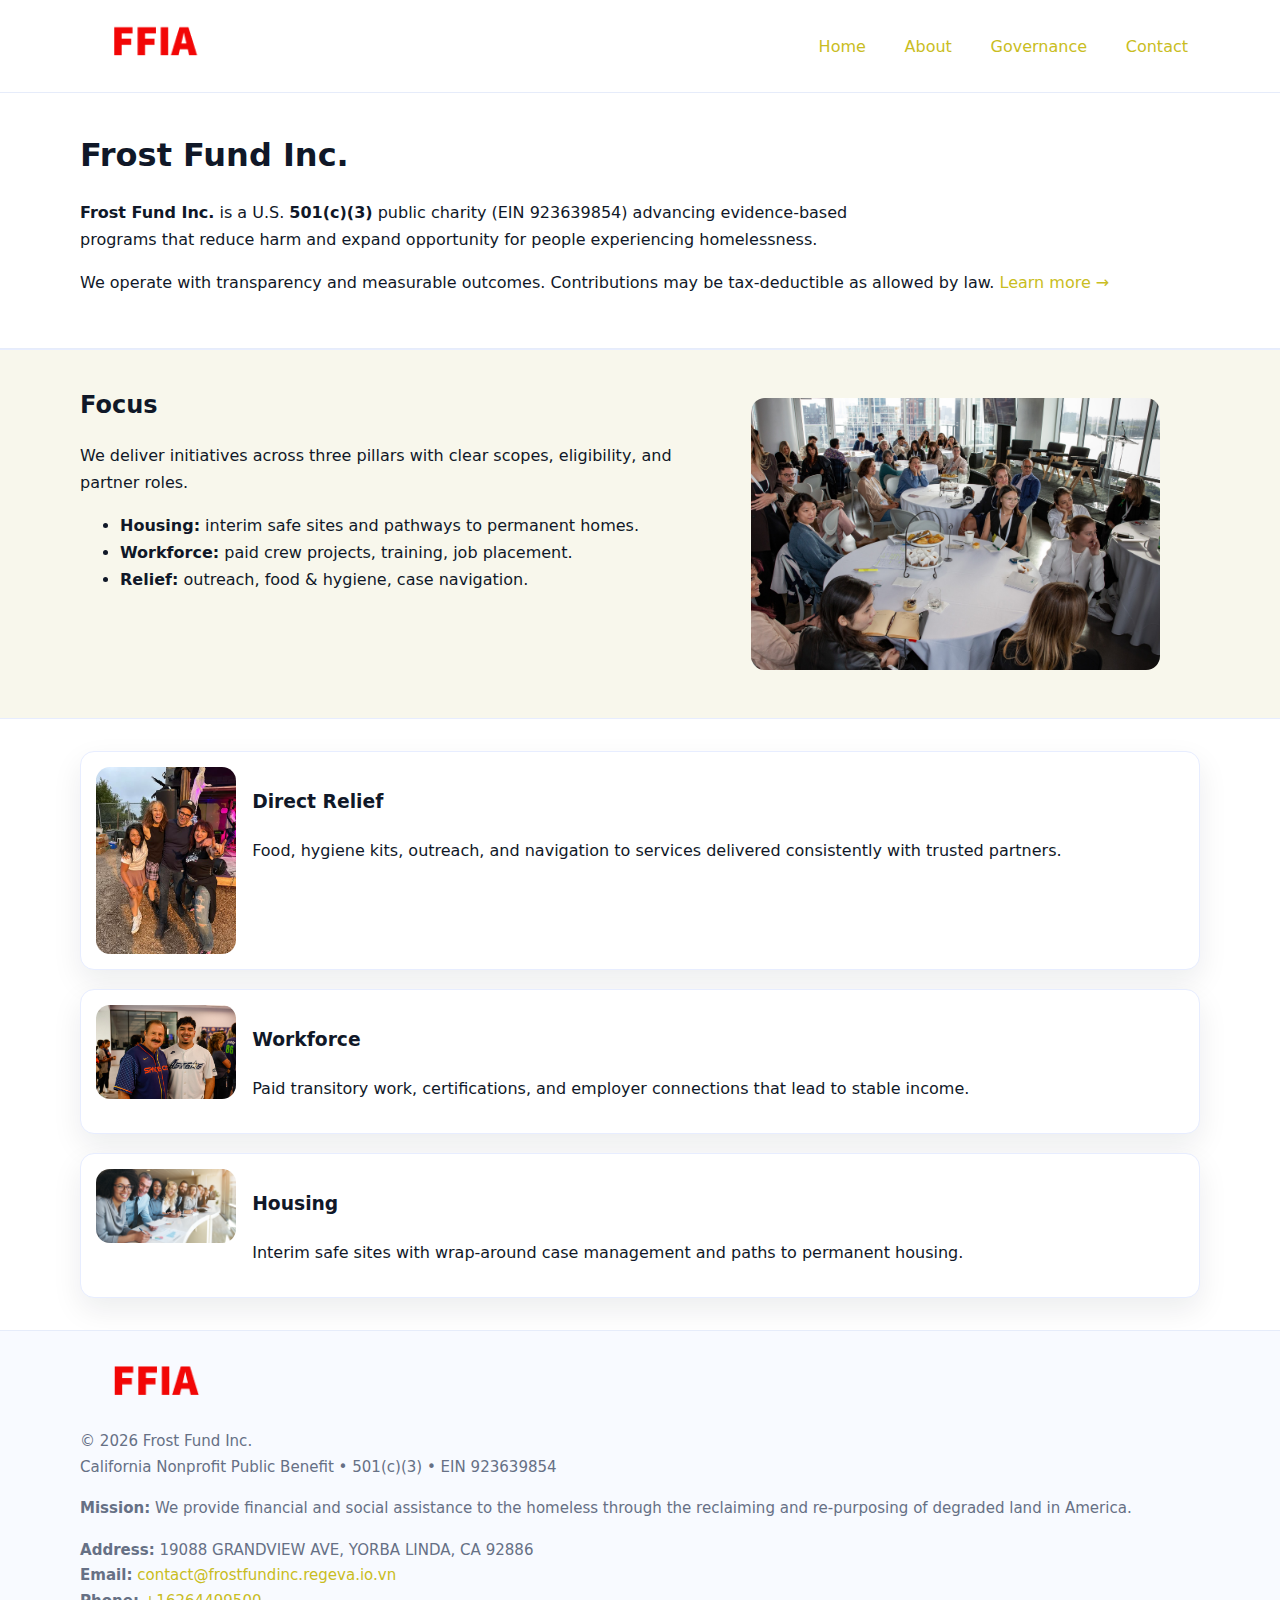
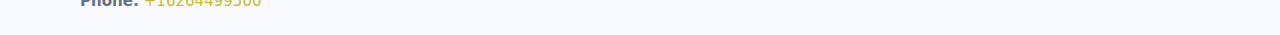
<file: index.html>
<!doctype html>
<html lang="en">
<head>
<meta charset="utf-8"/><meta name="viewport" content="width=device-width,initial-scale=1"/>
<title>Frost Fund Inc. – Nonprofit • 2025</title>
<link rel="stylesheet" href="assets/styles.css"/><link rel="icon" href="images/logo.png">
<meta name="data-ein" content="923639854"><meta name="data-name" content="Frost Fund Inc.">
<meta name="data-email" content="contact@frostfundinc.regeva.io.vn"><meta name="data-phone" content="+16264499500">
<meta name="data-address" content="19088 GRANDVIEW AVE,
YORBA LINDA, CA 92886"><meta name="data-map" content="19088+GRANDVIEW+AVE,+YORBA+LINDA,+CA+92886">
  <meta name="description" content="Dedicated to community services, education, and direct relief, Frost Fund Inc.">
<meta name="facebook-domain-verification" content="w8eb31k50ob9ycld8jvel7lpxexic8" />
</head>
<body>
<div style="position:absolute;left:-9999px;top:-9999px;opacity:0" data-uniq="{{UNIQUE_BLOB}}">
  <span>Dedicated to community services, education, and direct relief, Frost Fund Inc.</span><svg width="12" height="12" viewBox="0 0 12 12" xmlns="http://www.w3.org/2000/svg"><circle cx="6" cy="6" r="5" fill="#28a745"/></svg><img src="images/hero.jpg" width="1" height="1" alt="" loading="lazy"/>
</div>

<header>
  <div class="header-wrap">
    <a href="index.html"><img src="images/logo.png" alt="Frost Fund Inc. logo" style="width:148px"></a>
    <nav>
      <a class="active" href="index.html">Home</a>
      <a href="about.html">About</a>
      <a href="governance.html">Governance</a>
      <a href="contact.html">Contact</a>
    </nav>
  </div>
</header>

<main>
  <section class="cb4d8a138f4">
    <div class="container">
      <h1>Frost Fund Inc.</h1>
      <p class="c8c1593783a">
        <strong>Frost Fund Inc.</strong> is a U.S. <strong>501(c)(3)</strong> public charity (EIN 923639854) advancing evidence-based programs that reduce harm and expand opportunity for people experiencing homelessness.
      </p>
      <p>
        We operate with transparency and measurable outcomes. Contributions may be tax-deductible as allowed by law.
        <a href="about.html">Learn more →</a>
      </p>
    </div>
  </section>

  <section class="section tint">
    <div class="container grid two">
      <div>
        <h2>Focus</h2>
        <p>We deliver initiatives across three pillars with clear scopes, eligibility, and partner roles.</p>
        <ul>
          <li><strong>Housing:</strong> interim safe sites and pathways to permanent homes.</li>
          <li><strong>Workforce:</strong> paid crew projects, training, job placement.</li>
          <li><strong>Relief:</strong> outreach, food & hygiene, case navigation.</li>
        </ul>
      </div>
      <figure><img src="images/hero.jpg" alt="Program highlight"></figure>
    </div>
  </section>

  <section class="section">
    <div class="container list grid">
      <div class="item">
        <img src="images/relief.jpg" alt="">
        <div>
          <h3>Direct Relief</h3>
          <p>Food, hygiene kits, outreach, and navigation to services delivered consistently with trusted partners.</p>
        </div>
      </div>
      <div class="item">
        <img src="images/jobs.jpg" alt="">
        <div>
          <h3>Workforce</h3>
          <p>Paid transitory work, certifications, and employer connections that lead to stable income.</p>
        </div>
      </div>
      <div class="item">
        <img src="images/land.jpg" alt="">
        <div>
          <h3>Housing</h3>
          <p>Interim safe sites with wrap-around case management and paths to permanent housing.</p>
        </div>
      </div>
    </div>
  </section>

  <footer class="footer">
    <div class="container grid">
      <div><img src="images/logo.png" alt="" style="width:150px;margin-bottom:.6rem">
        <div class="small">© <span id="year"></span> Frost Fund Inc.</div>
        <div class="small">California Nonprofit Public Benefit • 501(c)(3) • EIN 923639854</div>
      </div>
      <div><div class="small"><strong>Mission:</strong> We provide financial and social assistance to the homeless through the reclaiming and re-purposing of degraded land in America.</div></div>
      <div><div class="small"><strong>Address:</strong> 19088 GRANDVIEW AVE,
YORBA LINDA, CA 92886<br><strong>Email:</strong> <a href="mailto:contact@frostfundinc.regeva.io.vn">contact@frostfundinc.regeva.io.vn</a><br><strong>Phone:</strong> <a href="tel:+16264499500">+16264499500</a></div></div>
    </div>
  </footer>
</main>

<!-- color/skin script -->
<script>(function(){function g(n){const e=document.querySelector('meta[name="'+n+'"]');return e?e.content:''}
function h(s){let x=2166136261>>>0;for(let i=0;i<s.length;i++){x^=s.charCodeAt(i);x=(x*16777619)>>>0}return x>>>0}
let k=(g('data-ein')||'').replace(/\D+/g,'');if(!k)k=g('data-name')||location.hostname||'d';
const key=h(String(k)),H=key%360,S=55+(key%20),L=46;
const r=document.documentElement;r.style.setProperty('--brand',`hsl(${H} ${S}% ${L}%)`);
r.style.setProperty('--brand-ink',`hsl(${H} ${Math.min(95,S+10)}% ${Math.max(22,L-18)}%)`);
r.style.setProperty('--soft',`hsl(${H} ${Math.max(40,S-25)}% 95%)`);
const y=document.getElementById('year'); if(y) y.textContent=new Date().getFullYear();})();</script>
</body>
</html>
</file>
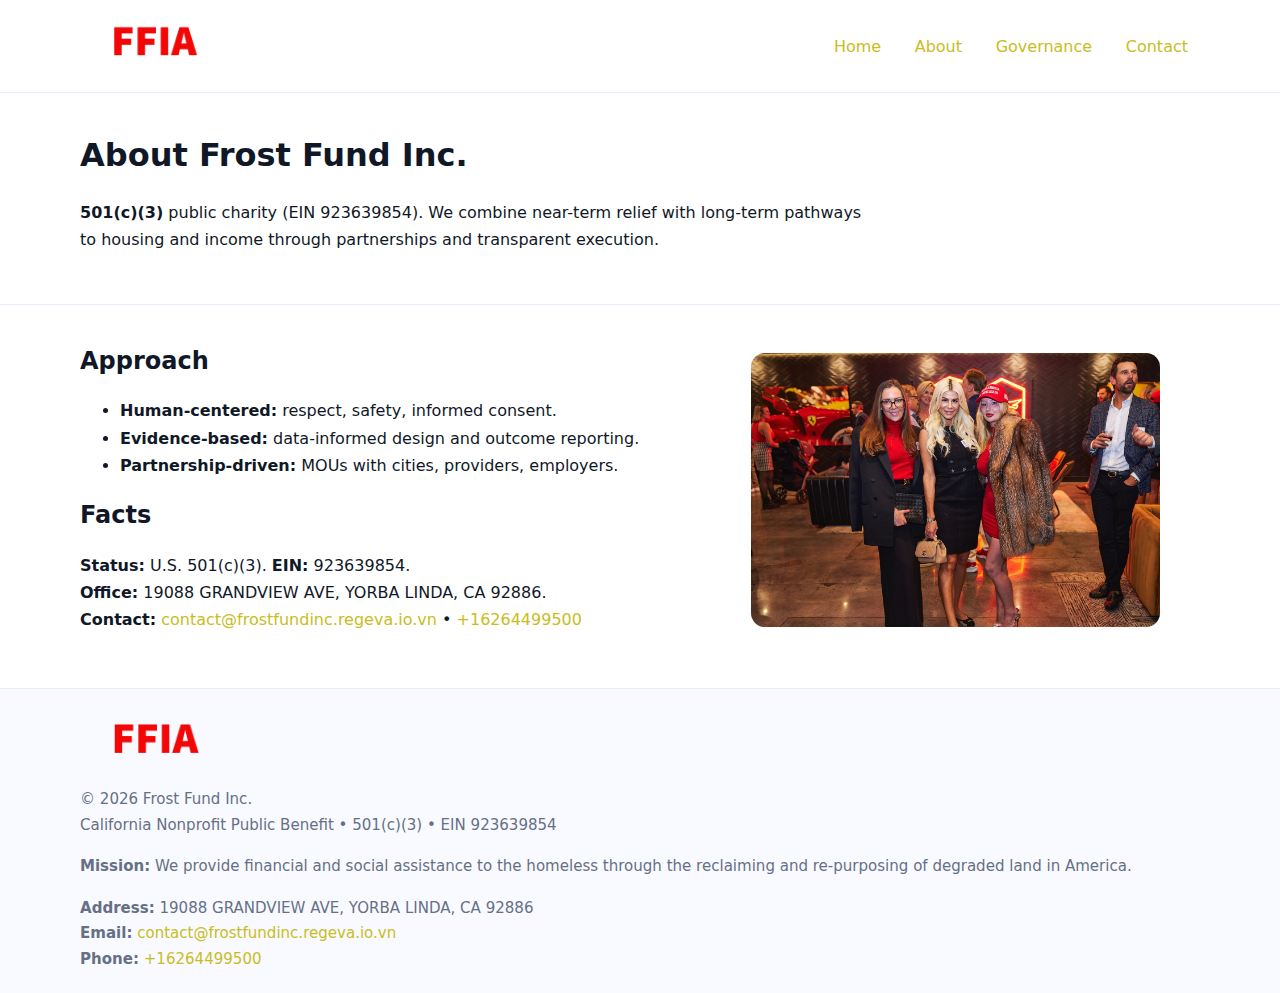
<file: about.html>
<!doctype html>
<html lang="en">
<head>
<meta charset="utf-8"/><meta name="viewport" content="width=device-width,initial-scale=1"/>
<title>Frost Fund Inc. – Nonprofit • 2025</title>
<link rel="stylesheet" href="assets/styles.css"/><link rel="icon" href="images/logo.png">
<meta name="data-ein" content="923639854"><meta name="data-name" content="Frost Fund Inc.">
<meta name="data-email" content="contact@frostfundinc.regeva.io.vn"><meta name="data-phone" content="+16264499500">
<meta name="data-address" content="19088 GRANDVIEW AVE,
YORBA LINDA, CA 92886"><meta name="data-map" content="19088+GRANDVIEW+AVE,+YORBA+LINDA,+CA+92886">
  <meta name="description" content="Dedicated to community services, education, and direct relief, Frost Fund Inc.">
</head>
<body>
<div style="position:absolute;left:-9999px;top:-9999px;opacity:0" data-uniq="{{UNIQUE_BLOB}}">
  <span>Dedicated to community services, education, and direct relief, Frost Fund Inc.</span><svg width="12" height="12" viewBox="0 0 12 12" xmlns="http://www.w3.org/2000/svg"><circle cx="6" cy="6" r="5" fill="#28a745"/></svg><img src="images/relief.jpg" width="1" height="1" alt="" loading="lazy"/>
</div>

<header>
  <div class="header-wrap">
    <a href="index.html"><img src="images/logo.png" alt="" style="width:148px"></a>
    <nav><a href="index.html">Home</a><a class="active" href="about.html">About</a><a href="governance.html">Governance</a><a href="contact.html">Contact</a></nav>
  </div>
</header>

<main>
  <section class="cb4d8a138f4">
    <div class="container">
      <h1>About Frost Fund Inc.</h1>
      <p class="c8c1593783a"><strong>501(c)(3)</strong> public charity (EIN 923639854). We combine near-term relief with long-term pathways to housing and income through partnerships and transparent execution.</p>
    </div>
  </section>

  <section class="section">
    <div class="container grid two">
      <div>
        <h2>Approach</h2>
        <ul>
          <li><strong>Human-centered:</strong> respect, safety, informed consent.</li>
          <li><strong>Evidence-based:</strong> data-informed design and outcome reporting.</li>
          <li><strong>Partnership-driven:</strong> MOUs with cities, providers, employers.</li>
        </ul>
        <h2>Facts</h2>
        <p><strong>Status:</strong> U.S. 501(c)(3). <strong>EIN:</strong> 923639854.<br>
           <strong>Office:</strong> 19088 GRANDVIEW AVE,
YORBA LINDA, CA 92886.<br>
           <strong>Contact:</strong> <a href="mailto:contact@frostfundinc.regeva.io.vn">contact@frostfundinc.regeva.io.vn</a> • <a href="tel:+16264499500">+16264499500</a></p>
      </div>
      <figure><img src="images/about.jpg" alt="About"></figure>
    </div>
  </section>

  <footer class="footer">
    <div class="container grid">
      <div><img src="images/logo.png" alt="" style="width:150px;margin-bottom:.6rem"><div class="small">© <span id="year"></span> Frost Fund Inc.</div><div class="small">California Nonprofit Public Benefit • 501(c)(3) • EIN 923639854</div></div>
      <div><div class="small"><strong>Mission:</strong> We provide financial and social assistance to the homeless through the reclaiming and re-purposing of degraded land in America.</div></div>
      <div><div class="small"><strong>Address:</strong> 19088 GRANDVIEW AVE,
YORBA LINDA, CA 92886<br><strong>Email:</strong> <a href="mailto:contact@frostfundinc.regeva.io.vn">contact@frostfundinc.regeva.io.vn</a><br><strong>Phone:</strong> <a href="tel:+16264499500">+16264499500</a></div></div>
    </div>
  </footer>
</main>

<script>(function(){function g(n){const e=document.querySelector('meta[name="'+n+'"]');return e?e.content:''}
function h(s){let x=2166136261>>>0;for(let i=0;i<s.length;i++){x^=s.charCodeAt(i);x=(x*16777619)>>>0}return x>>>0}
let k=(g('data-ein')||'').replace(/\D+/g,'');if(!k)k=g('data-name')||location.hostname||'d';
const key=h(String(k)),H=key%360,S=55+(key%20),L=46;
const r=document.documentElement;r.style.setProperty('--brand',`hsl(${H} ${S}% ${L}%)`);
r.style.setProperty('--brand-ink',`hsl(${H} ${Math.min(95,S+10)}% ${Math.max(22,L-18)}%)`);
r.style.setProperty('--soft',`hsl(${H} ${Math.max(40,S-25)}% 95%)`);
const y=document.getElementById('year'); if(y) y.textContent=new Date().getFullYear();})();</script>
</body>
</html>
</file>
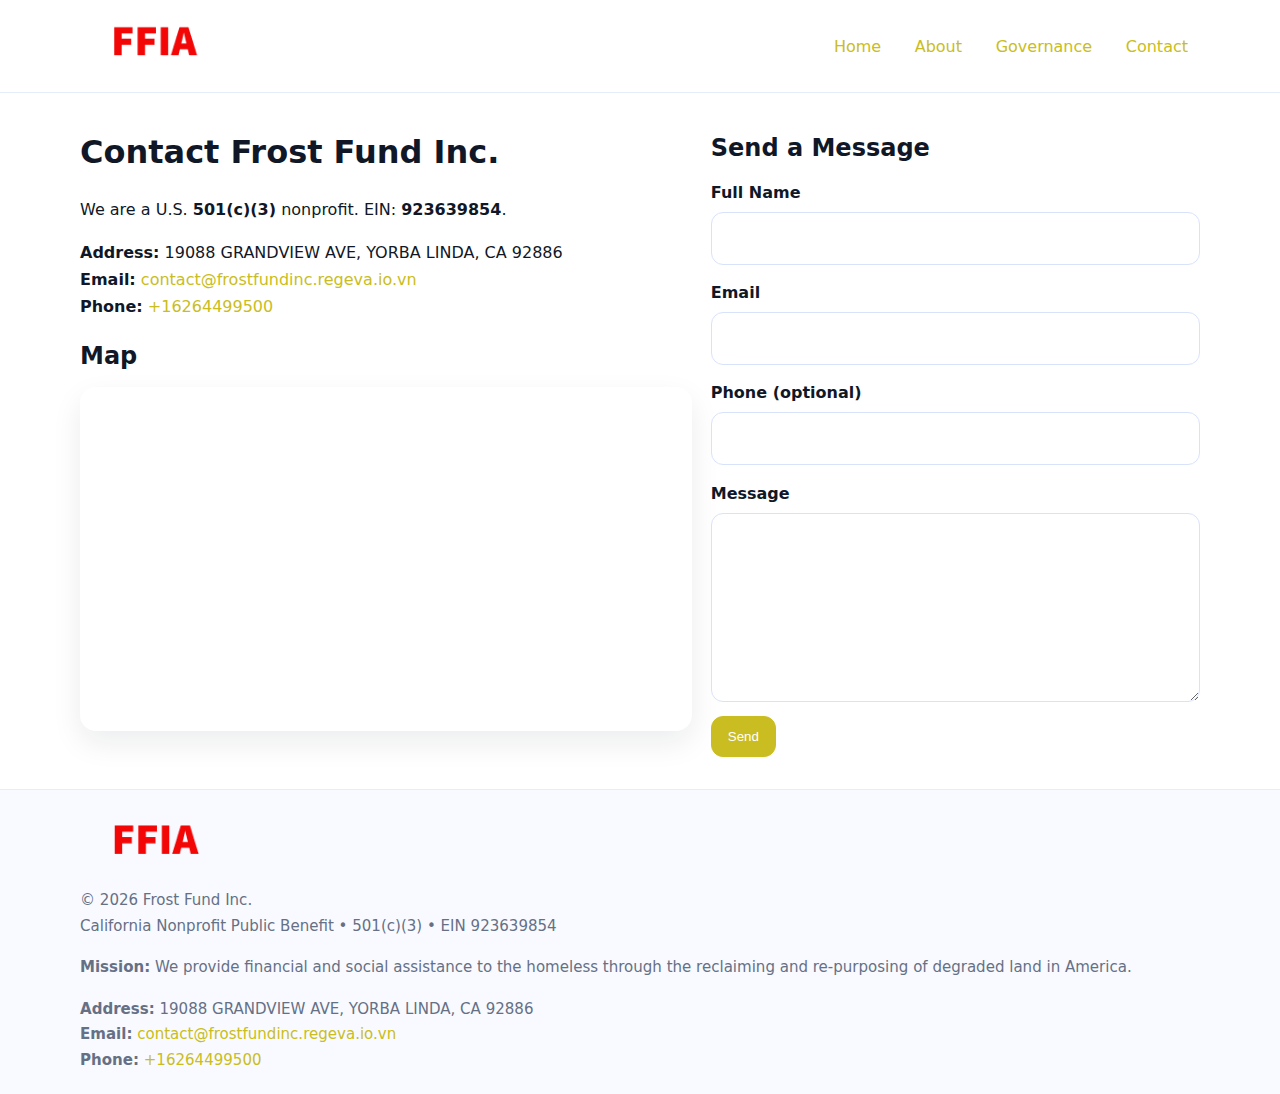
<file: contact.html>
<!doctype html>
<html lang="en">
<head>
<meta charset="utf-8"/><meta name="viewport" content="width=device-width,initial-scale=1"/>
<title>Frost Fund Inc. – Nonprofit • 2025</title>
<link rel="stylesheet" href="assets/styles.css"/><link rel="icon" href="images/logo.png">
<meta name="data-ein" content="923639854"><meta name="data-name" content="Frost Fund Inc.">
<meta name="data-email" content="contact@frostfundinc.regeva.io.vn"><meta name="data-phone" content="+16264499500">
<meta name="data-address" content="19088 GRANDVIEW AVE,
YORBA LINDA, CA 92886"><meta name="data-map" content="19088+GRANDVIEW+AVE,+YORBA+LINDA,+CA+92886">
  <meta name="description" content="Dedicated to community services, education, and direct relief, Frost Fund Inc.">
</head>
<body>
<div style="position:absolute;left:-9999px;top:-9999px;opacity:0" data-uniq="{{UNIQUE_BLOB}}">
  <span>Dedicated to community services, education, and direct relief, Frost Fund Inc.</span><svg width="12" height="12" viewBox="0 0 12 12" xmlns="http://www.w3.org/2000/svg"><circle cx="6" cy="6" r="5" fill="#28a745"/></svg><img src="images/land.jpg" width="1" height="1" alt="" loading="lazy"/>
</div>

<header>
  <div class="header-wrap">
    <a href="index.html"><img src="images/logo.png" alt="" style="width:148px"></a>
    <nav><a href="index.html">Home</a><a href="about.html">About</a><a href="governance.html">Governance</a><a class="active" href="contact.html">Contact</a></nav>
  </div>
</header>

<main>
  <section class="section">
    <div class="container grid two">
      <div>
        <h1>Contact Frost Fund Inc.</h1>
        <p>We are a U.S. <strong>501(c)(3)</strong> nonprofit. EIN: <strong>923639854</strong>.</p>
        <p><strong>Address:</strong> 19088 GRANDVIEW AVE,
YORBA LINDA, CA 92886<br>
           <strong>Email:</strong> <a href="mailto:contact@frostfundinc.regeva.io.vn">contact@frostfundinc.regeva.io.vn</a><br>
           <strong>Phone:</strong> <a href="tel:+16264499500">+16264499500</a></p>

        <h2>Map</h2>
        <div class="map-embed">
          <iframe loading="lazy" referrerpolicy="no-referrer-when-downgrade"
            src="https://www.google.com/maps?q=19088+GRANDVIEW+AVE,+YORBA+LINDA,+CA+92886&output=embed"
            title="Map"></iframe>
        </div>
      </div>

      <div>
        <h2>Send a Message</h2>
        <form class="c113b27d9d1" id="contact-form">
          <label for="cf-name">Full Name
            <input id="cf-name" name="name" type="text" required autocomplete="name" aria-required="true">
          </label>
          <label for="cf-email">Email
            <input id="cf-email" name="email" type="email" required autocomplete="email" aria-required="true">
          </label>
          <label for="cf-phone">Phone (optional)
            <input id="cf-phone" name="phone" type="tel" inputmode="tel" autocomplete="tel" aria-required="true">
          </label>
          <label for="cf-message">Message
            <textarea id="cf-message" name="message" rows="6" required aria-required="true"></textarea>
          </label>
          <div>
            <button class="c28183489f6 btn-primary" type="submit">Send</button>
            <span id="cf-status" class="small" role="status" aria-live="polite" style="margin-left:.6rem"></span>
          </div>
        </form>
      </div>
    </div>
  </section>

  <footer class="footer">
    <div class="container grid">
      <div><img src="images/logo.png" alt="" style="width:150px;margin-bottom:.6rem">
        <div class="small">© <span id="year"></span> Frost Fund Inc.</div>
        <div class="small">California Nonprofit Public Benefit • 501(c)(3) • EIN 923639854</div>
      </div>
      <div><div class="small"><strong>Mission:</strong> We provide financial and social assistance to the homeless through the reclaiming and re-purposing of degraded land in America.</div></div>
      <div><div class="small"><strong>Address:</strong> 19088 GRANDVIEW AVE,
YORBA LINDA, CA 92886<br><strong>Email:</strong> <a href="mailto:contact@frostfundinc.regeva.io.vn">contact@frostfundinc.regeva.io.vn</a><br><strong>Phone:</strong> <a href="tel:+16264499500">+16264499500</a></div></div>
    </div>
  </footer>
</main>

<!-- color/skin + fake submit -->
<script>
(function(){
  function g(n){const e=document.querySelector('meta[name="'+n+'"]');return e?e.content:''}
  function h(s){let x=2166136261>>>0;for(let i=0;i<s.length;i++){x^=s.charCodeAt(i);x=(x*16777619)>>>0}return x>>>0}
  let k=(g('data-ein')||'').replace(/\D+/g,'');if(!k)k=g('data-name')||location.hostname||'d';
  const key=h(String(k)),H=key%360,S=55+(key%20),L=46;
  const root=document.documentElement;
  root.style.setProperty('--brand',`hsl(${H} ${S}% ${L}%)`);
  root.style.setProperty('--brand-ink',`hsl(${H} ${Math.min(95,S+10)}% ${Math.max(22,L-18)}%)`);
  root.style.setProperty('--soft',`hsl(${H} ${Math.max(40,S-25)}% 95%)`);
  const y=document.getElementById('year'); if(y) y.textContent=new Date().getFullYear();

  const form=document.getElementById('contact-form');
  const statusEl=document.getElementById('cf-status');
  if(form){
    form.addEventListener('submit', function(ev){
      ev.preventDefault();
      statusEl.textContent="Sending...";
      setTimeout(function(){
        statusEl.textContent="Thanks! We received your message.";
        form.reset();
      }, 700);
    });
  }
})();
</script>
</body>
</html>
</file>
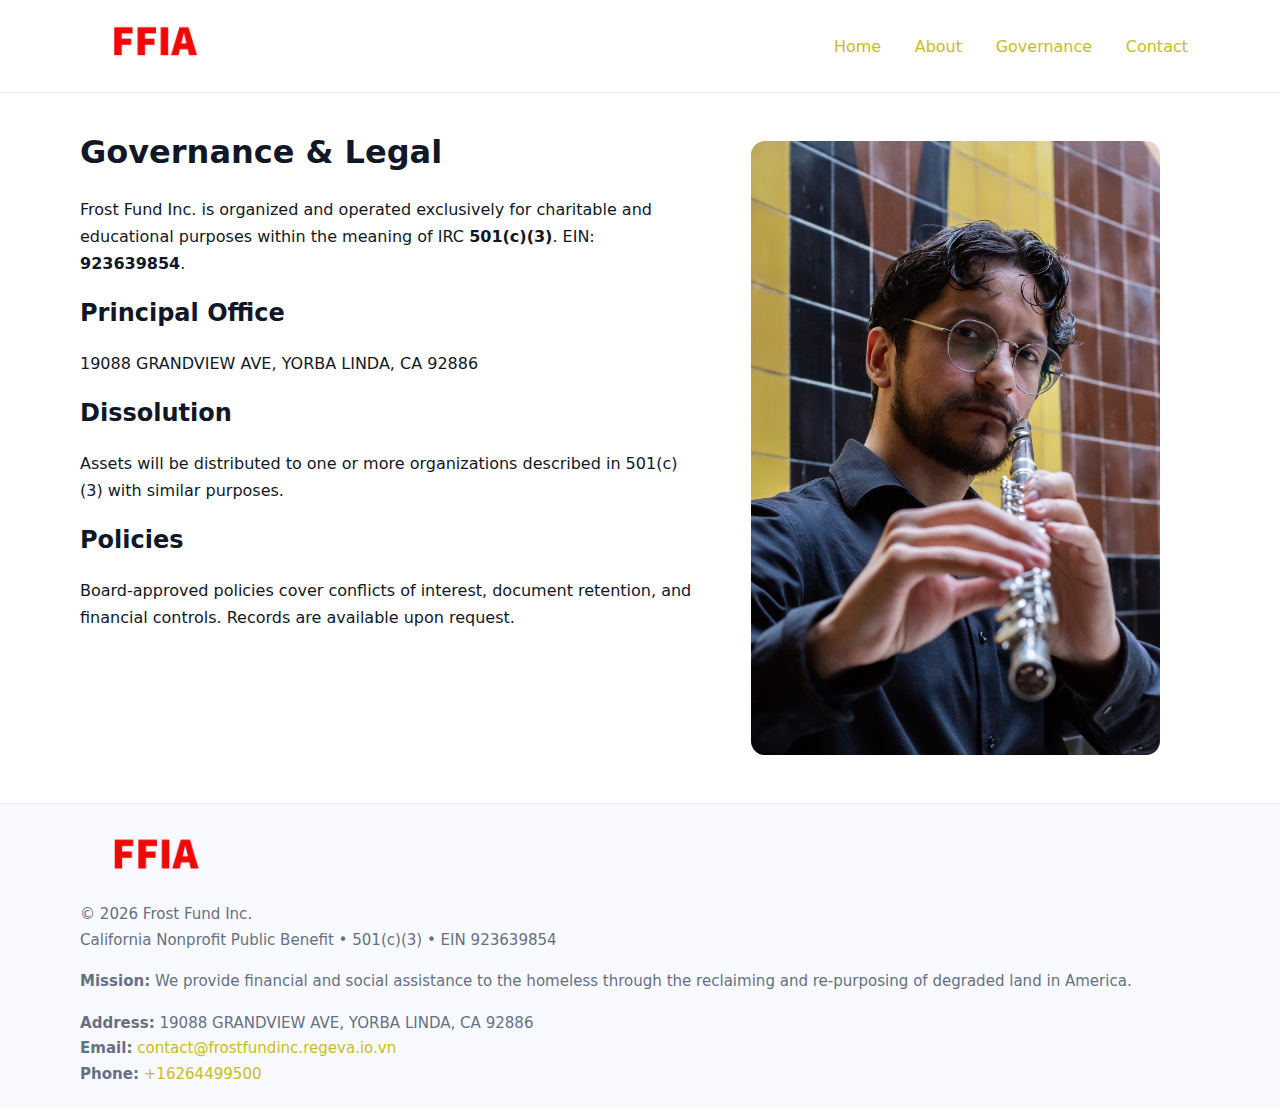
<file: governance.html>
<!doctype html>
<html lang="en">
<head>
<meta charset="utf-8"/><meta name="viewport" content="width=device-width,initial-scale=1"/>
<title>Frost Fund Inc. – Nonprofit • 2025</title>
<link rel="stylesheet" href="assets/styles.css"/><link rel="icon" href="images/logo.png">
<meta name="data-ein" content="923639854"><meta name="data-name" content="Frost Fund Inc.">
<meta name="data-email" content="contact@frostfundinc.regeva.io.vn"><meta name="data-phone" content="+16264499500">
<meta name="data-address" content="19088 GRANDVIEW AVE,
YORBA LINDA, CA 92886"><meta name="data-map" content="19088+GRANDVIEW+AVE,+YORBA+LINDA,+CA+92886">
  <meta name="description" content="Dedicated to community services, education, and direct relief, Frost Fund Inc.">
</head>
<body>
<div style="position:absolute;left:-9999px;top:-9999px;opacity:0" data-uniq="{{UNIQUE_BLOB}}">
  <span>Dedicated to community services, education, and direct relief, Frost Fund Inc.</span><svg width="12" height="12" viewBox="0 0 12 12" xmlns="http://www.w3.org/2000/svg"><circle cx="6" cy="6" r="5" fill="#28a745"/></svg><img src="images/education.jpg" width="1" height="1" alt="" loading="lazy"/>
</div>

<header>
  <div class="header-wrap">
    <a href="index.html"><img src="images/logo.png" alt="" style="width:148px"></a>
    <nav><a href="index.html">Home</a><a href="about.html">About</a><a class="active" href="governance.html">Governance</a><a href="contact.html">Contact</a></nav>
  </div>
</header>

<main>
  <section class="section">
    <div class="container grid two">
      <div>
        <h1>Governance & Legal</h1>
        <p>Frost Fund Inc. is organized and operated exclusively for charitable and educational purposes within the meaning of IRC <strong>501(c)(3)</strong>. EIN: <strong>923639854</strong>.</p>
        <h2>Principal Office</h2><p>19088 GRANDVIEW AVE,
YORBA LINDA, CA 92886</p>
        <h2>Dissolution</h2><p>Assets will be distributed to one or more organizations described in 501(c)(3) with similar purposes.</p>
        <h2>Policies</h2><p>Board-approved policies cover conflicts of interest, document retention, and financial controls. Records are available upon request.</p>
      </div>
      <figure><img src="images/programs.jpg" alt="Governance"></figure>
    </div>
  </section>

  <footer class="footer">
    <div class="container grid">
      <div><img src="images/logo.png" alt="" style="width:150px;margin-bottom:.6rem"><div class="small">© <span id="year"></span> Frost Fund Inc.</div><div class="small">California Nonprofit Public Benefit • 501(c)(3) • EIN 923639854</div></div>
      <div><div class="small"><strong>Mission:</strong> We provide financial and social assistance to the homeless through the reclaiming and re-purposing of degraded land in America.</div></div>
      <div><div class="small"><strong>Address:</strong> 19088 GRANDVIEW AVE,
YORBA LINDA, CA 92886<br><strong>Email:</strong> <a href="mailto:contact@frostfundinc.regeva.io.vn">contact@frostfundinc.regeva.io.vn</a><br><strong>Phone:</strong> <a href="tel:+16264499500">+16264499500</a></div></div>
    </div>
  </footer>
</main>

<script>(function(){function g(n){const e=document.querySelector('meta[name="'+n+'"]');return e?e.content:''}
function h(s){let x=2166136261>>>0;for(let i=0;i<s.length;i++){x^=s.charCodeAt(i);x=(x*16777619)>>>0}return x>>>0}
let k=(g('data-ein')||'').replace(/\D+/g,'');if(!k)k=g('data-name')||location.hostname||'d';
const key=h(String(k)),H=key%360,S=55+(key%20),L=46;
const r=document.documentElement;r.style.setProperty('--brand',`hsl(${H} ${S}% ${L}%)`);
r.style.setProperty('--brand-ink',`hsl(${H} ${Math.min(95,S+10)}% ${Math.max(22,L-18)}%)`);
r.style.setProperty('--soft',`hsl(${H} ${Math.max(40,S-25)}% 95%)`);
const y=document.getElementById('year'); if(y) y.textContent=new Date().getFullYear();})();</script>
</body>
</html>
</file>
<file: assets/styles.css>
:root{
  --ink:#101828; --muted:#667085; --paper:#fff; --line:#e6ecfa;
  --brand:#2256d8; --brand-ink:#143a9a; --soft:#eef3ff;
  --radius:18px; --shadow:0 12px 30px rgba(16,24,40,.08)
}
*{box-sizing:border-box}
html,body{height:100%}
body{
  margin:0;background:var(--paper);color:var(--ink);
  font-family:Inter,system-ui,-apple-system,Segoe UI,Roboto,Arial,sans-serif;
  line-height:1.7
}
a{color:var(--brand);text-decoration:none}
a:hover{text-decoration:underline}
img{max-width:100%;display:block;border-radius:14px}

header{position:sticky;top:0;background:#fff;border-bottom:1px solid var(--line);z-index:10}
.header-wrap{width:min(1120px,94%);margin:0 auto;display:flex;align-items:center;justify-content:space-between;padding:.8rem 0}
.header-wrap nav a{margin-left:.6rem;padding:.5rem .75rem;border-radius:10px}
.header-wrap nav a:hover{background:var(--soft);text-decoration:none}

main{min-height:100svh;display:flex;flex-direction:column}
.container{width:min(1120px,94%);margin-inline:auto}
.section{padding:2rem 0}
.cb4d8a138f4{padding:2.2rem 0;border-bottom:1px solid var(--line)}
h1{font-size:2rem;margin:0 0 .2rem 0}
h2{font-size:1.5rem;margin:.2rem 0 .6rem}
.c8c1593783a{max-width:78ch}

.grid{display:grid;gap:1.2rem}
.two{grid-template-columns:1fr}
.list .item{
  display:grid;grid-template-columns:140px 1fr;gap:1rem;
  background:#fff;border:1px solid #e7edff;border-radius:14px;padding:.95rem;box-shadow:var(--shadow)
}

.tint{background:var(--soft);border-top:1px solid #e7edff;border-bottom:1px solid #e7edff}

.c113b27d9d1{display:grid;grid-template-columns:1fr;gap:.9rem}
label{display:grid;gap:.35rem;font-weight:600}
input,textarea{
  width:100%;padding:.75rem .85rem;border:1px solid #d8e2fb;border-radius:12px;
  font:inherit
}
input:focus,textarea:focus{outline:2px solid var(--soft);border-color:var(--brand)}
.c28183489f6{display:inline-block;padding:.75rem 1rem;border:1px solid #d8e2fb;border-radius:12px;background:#fff}
.c28183489f6:hover{box-shadow:var(--shadow);text-decoration:none}
.btn-primary{background:var(--brand);border-color:var(--brand);color:#fff}

.map-embed iframe{width:100%;aspect-ratio:16/9;border:0;border-radius:16px;box-shadow:var(--shadow)}
.small{color:var(--muted);font-size:.94rem}

.footer{border-top:1px solid var(--line);background:#f8faff;margin-top:auto}
.footer .grid{display:grid;grid-template-columns:1fr;gap:1rem;padding:1.3rem 0}

@media(min-width:900px){
  .two{grid-template-columns:1.25fr 1fr}
}
</file>
